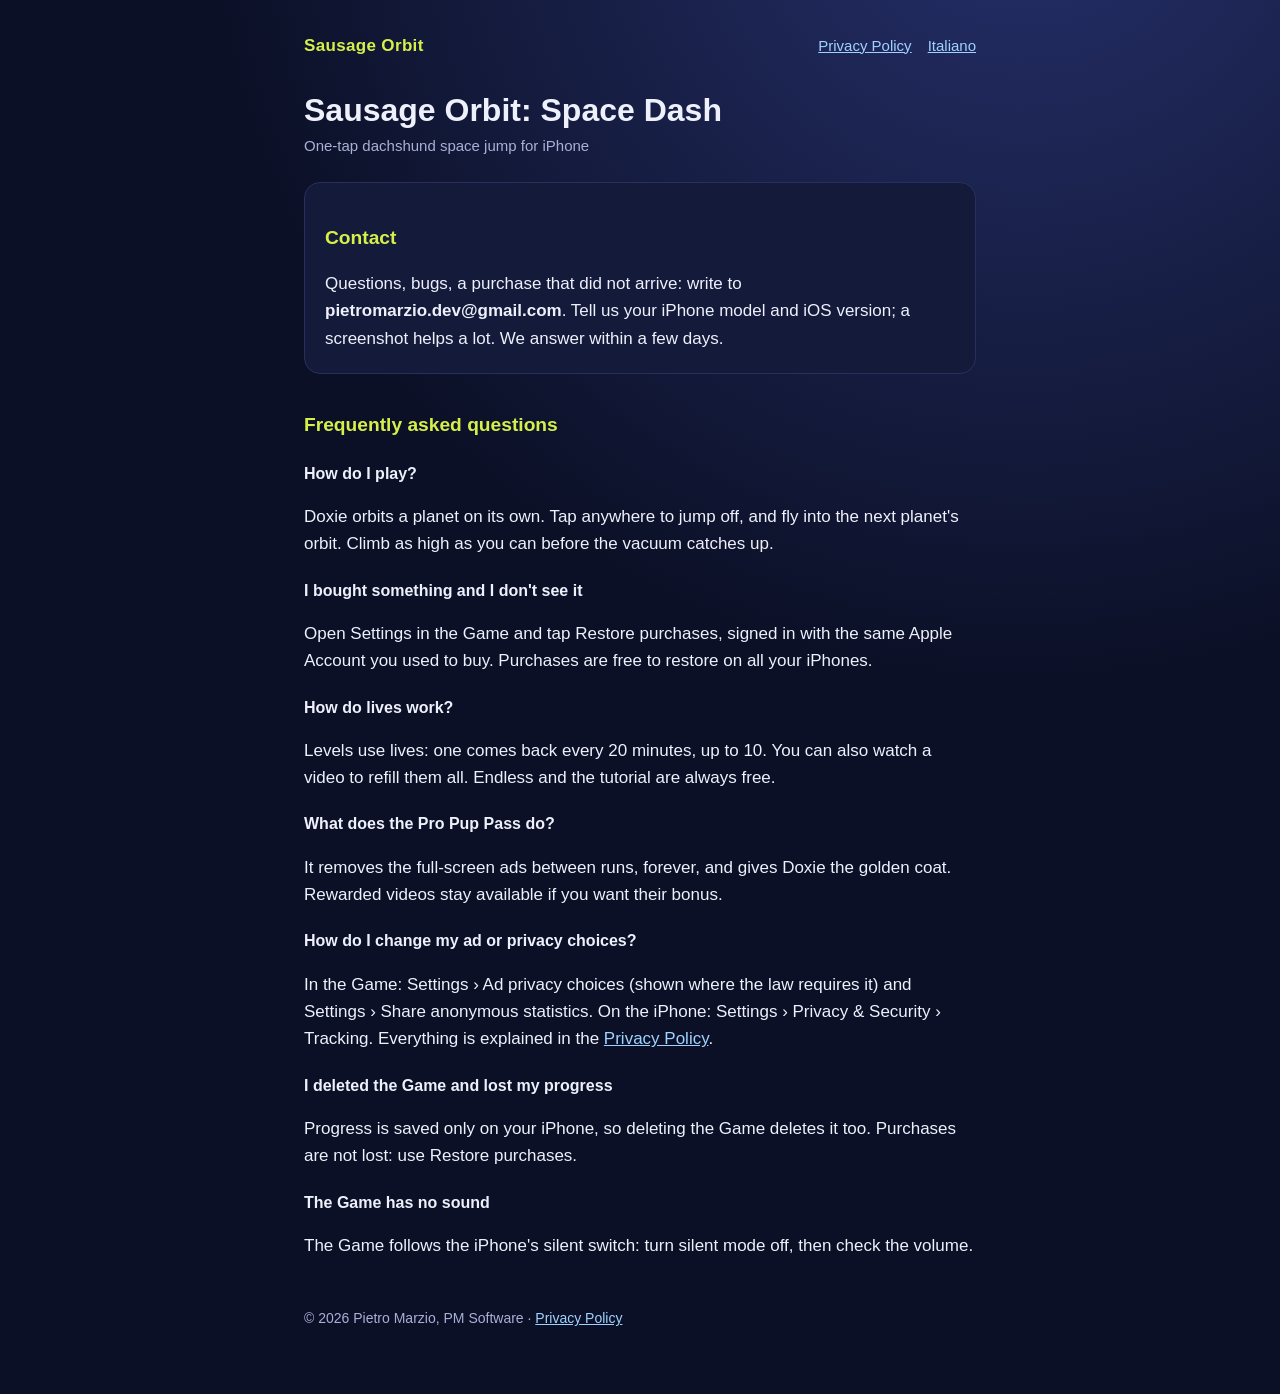
<file: index.html>
<!doctype html>
<html lang="en">
<head>
<meta charset="utf-8">
<meta name="viewport" content="width=device-width, initial-scale=1">
<title>Support · Sausage Orbit</title>
<link rel="stylesheet" href="style.css">
</head>
<body>
<main>
<header>
  <a class="brand" href="./">Sausage Orbit</a>
  <nav><a href="privacy/">Privacy Policy</a><a href="it/" hreflang="it">Italiano</a></nav>
</header>

<h1>Sausage Orbit: Space Dash</h1>
<p class="meta">One-tap dachshund space jump for iPhone</p>

<div class="card">
  <h2>Contact</h2>
  <p>Questions, bugs, a purchase that did not arrive: write to <span class="email">pietromarzio.dev@gmail.com</span>. Tell us your iPhone model and iOS version; a screenshot helps a lot. We answer within a few days.</p>
</div>

<h2>Frequently asked questions</h2>

<h3>How do I play?</h3>
<p>Doxie orbits a planet on its own. Tap anywhere to jump off, and fly into the next planet's orbit. Climb as high as you can before the vacuum catches up.</p>

<h3>I bought something and I don't see it</h3>
<p>Open Settings in the Game and tap Restore purchases, signed in with the same Apple Account you used to buy. Purchases are free to restore on all your iPhones.</p>

<h3>How do lives work?</h3>
<p>Levels use lives: one comes back every 20 minutes, up to 10. You can also watch a video to refill them all. Endless and the tutorial are always free.</p>

<h3>What does the Pro Pup Pass do?</h3>
<p>It removes the full-screen ads between runs, forever, and gives Doxie the golden coat. Rewarded videos stay available if you want their bonus.</p>

<h3>How do I change my ad or privacy choices?</h3>
<p>In the Game: Settings › Ad privacy choices (shown where the law requires it) and Settings › Share anonymous statistics. On the iPhone: Settings › Privacy &amp; Security › Tracking. Everything is explained in the <a href="privacy/">Privacy Policy</a>.</p>

<h3>I deleted the Game and lost my progress</h3>
<p>Progress is saved only on your iPhone, so deleting the Game deletes it too. Purchases are not lost: use Restore purchases.</p>

<h3>The Game has no sound</h3>
<p>The Game follows the iPhone's silent switch: turn silent mode off, then check the volume.</p>

<footer>© 2026 Pietro Marzio, PM Software · <a href="privacy/">Privacy Policy</a></footer>
</main>
</body>
</html>
</file>
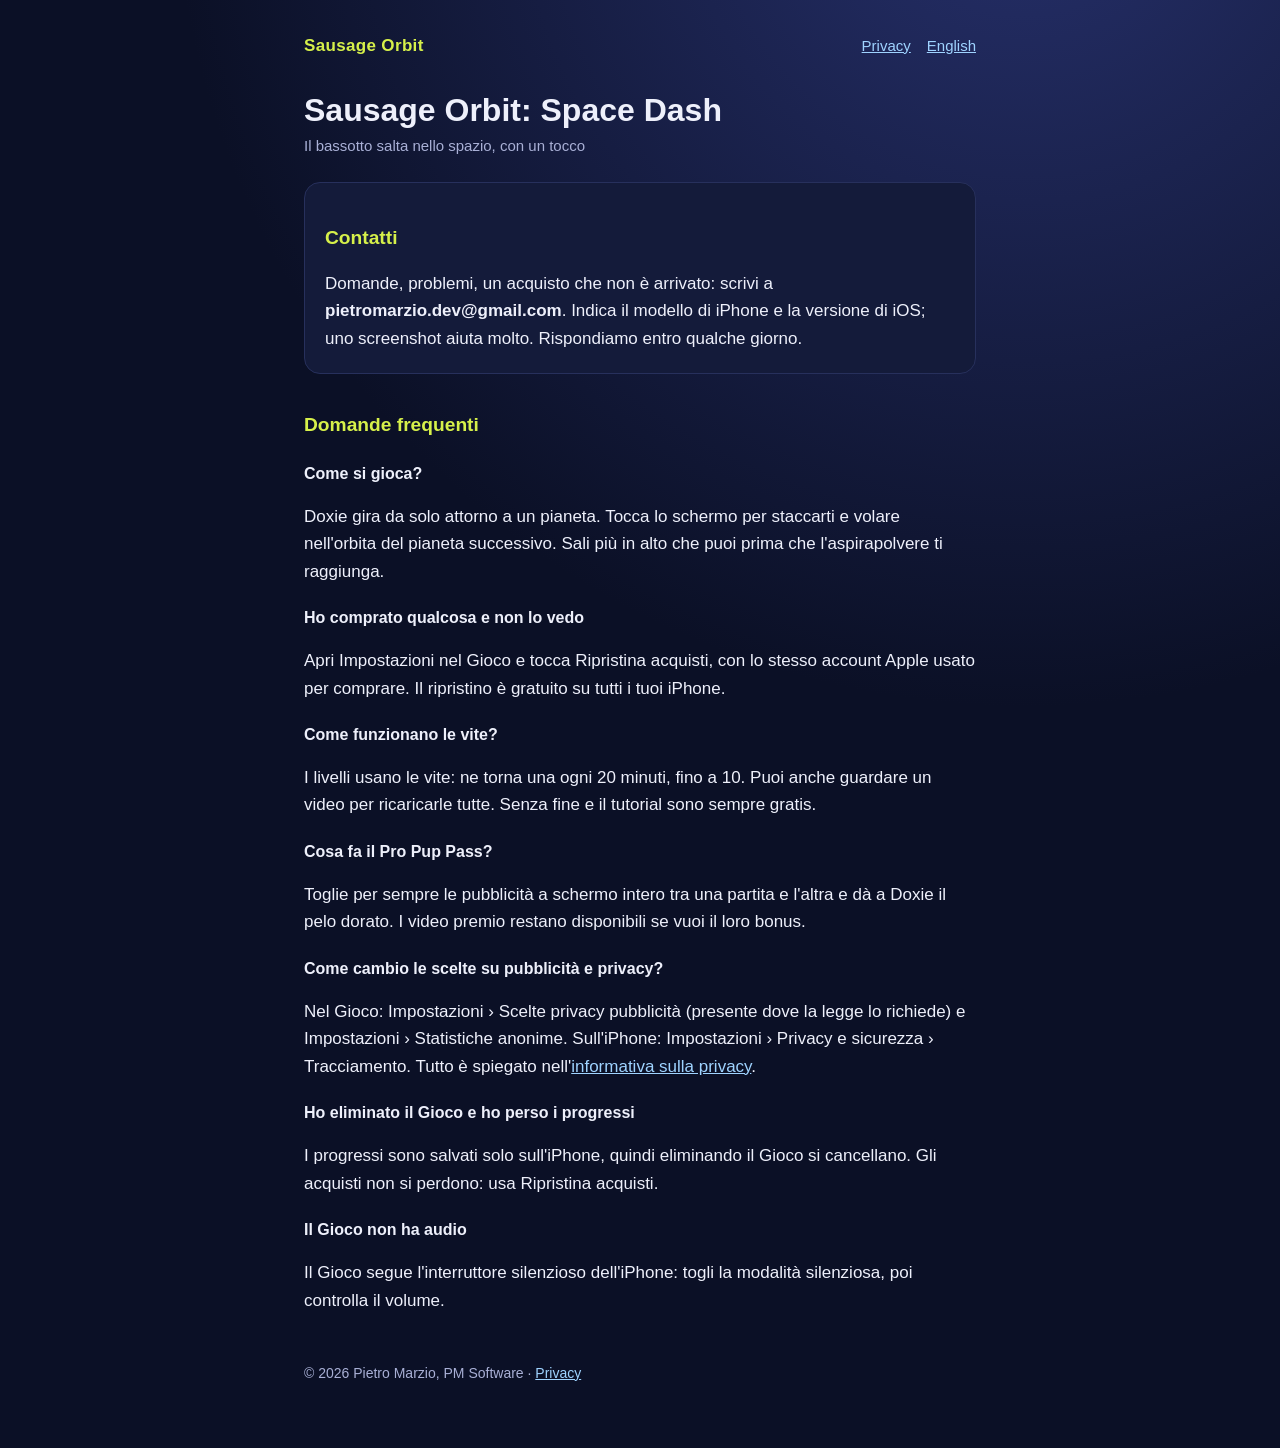
<file: it/index.html>
<!doctype html>
<html lang="it">
<head>
<meta charset="utf-8">
<meta name="viewport" content="width=device-width, initial-scale=1">
<title>Supporto · Sausage Orbit</title>
<link rel="stylesheet" href="../style.css">
</head>
<body>
<main>
<header>
  <a class="brand" href="./">Sausage Orbit</a>
  <nav><a href="privacy/">Privacy</a><a href="../" hreflang="en">English</a></nav>
</header>

<h1>Sausage Orbit: Space Dash</h1>
<p class="meta">Il bassotto salta nello spazio, con un tocco</p>

<div class="card">
  <h2>Contatti</h2>
  <p>Domande, problemi, un acquisto che non è arrivato: scrivi a <span class="email">pietromarzio.dev@gmail.com</span>. Indica il modello di iPhone e la versione di iOS; uno screenshot aiuta molto. Rispondiamo entro qualche giorno.</p>
</div>

<h2>Domande frequenti</h2>

<h3>Come si gioca?</h3>
<p>Doxie gira da solo attorno a un pianeta. Tocca lo schermo per staccarti e volare nell'orbita del pianeta successivo. Sali più in alto che puoi prima che l'aspirapolvere ti raggiunga.</p>

<h3>Ho comprato qualcosa e non lo vedo</h3>
<p>Apri Impostazioni nel Gioco e tocca Ripristina acquisti, con lo stesso account Apple usato per comprare. Il ripristino è gratuito su tutti i tuoi iPhone.</p>

<h3>Come funzionano le vite?</h3>
<p>I livelli usano le vite: ne torna una ogni 20 minuti, fino a 10. Puoi anche guardare un video per ricaricarle tutte. Senza fine e il tutorial sono sempre gratis.</p>

<h3>Cosa fa il Pro Pup Pass?</h3>
<p>Toglie per sempre le pubblicità a schermo intero tra una partita e l'altra e dà a Doxie il pelo dorato. I video premio restano disponibili se vuoi il loro bonus.</p>

<h3>Come cambio le scelte su pubblicità e privacy?</h3>
<p>Nel Gioco: Impostazioni › Scelte privacy pubblicità (presente dove la legge lo richiede) e Impostazioni › Statistiche anonime. Sull'iPhone: Impostazioni › Privacy e sicurezza › Tracciamento. Tutto è spiegato nell'<a href="privacy/">informativa sulla privacy</a>.</p>

<h3>Ho eliminato il Gioco e ho perso i progressi</h3>
<p>I progressi sono salvati solo sull'iPhone, quindi eliminando il Gioco si cancellano. Gli acquisti non si perdono: usa Ripristina acquisti.</p>

<h3>Il Gioco non ha audio</h3>
<p>Il Gioco segue l'interruttore silenzioso dell'iPhone: togli la modalità silenziosa, poi controlla il volume.</p>

<footer>© 2026 Pietro Marzio, PM Software · <a href="privacy/">Privacy</a></footer>
</main>
</body>
</html>
</file>
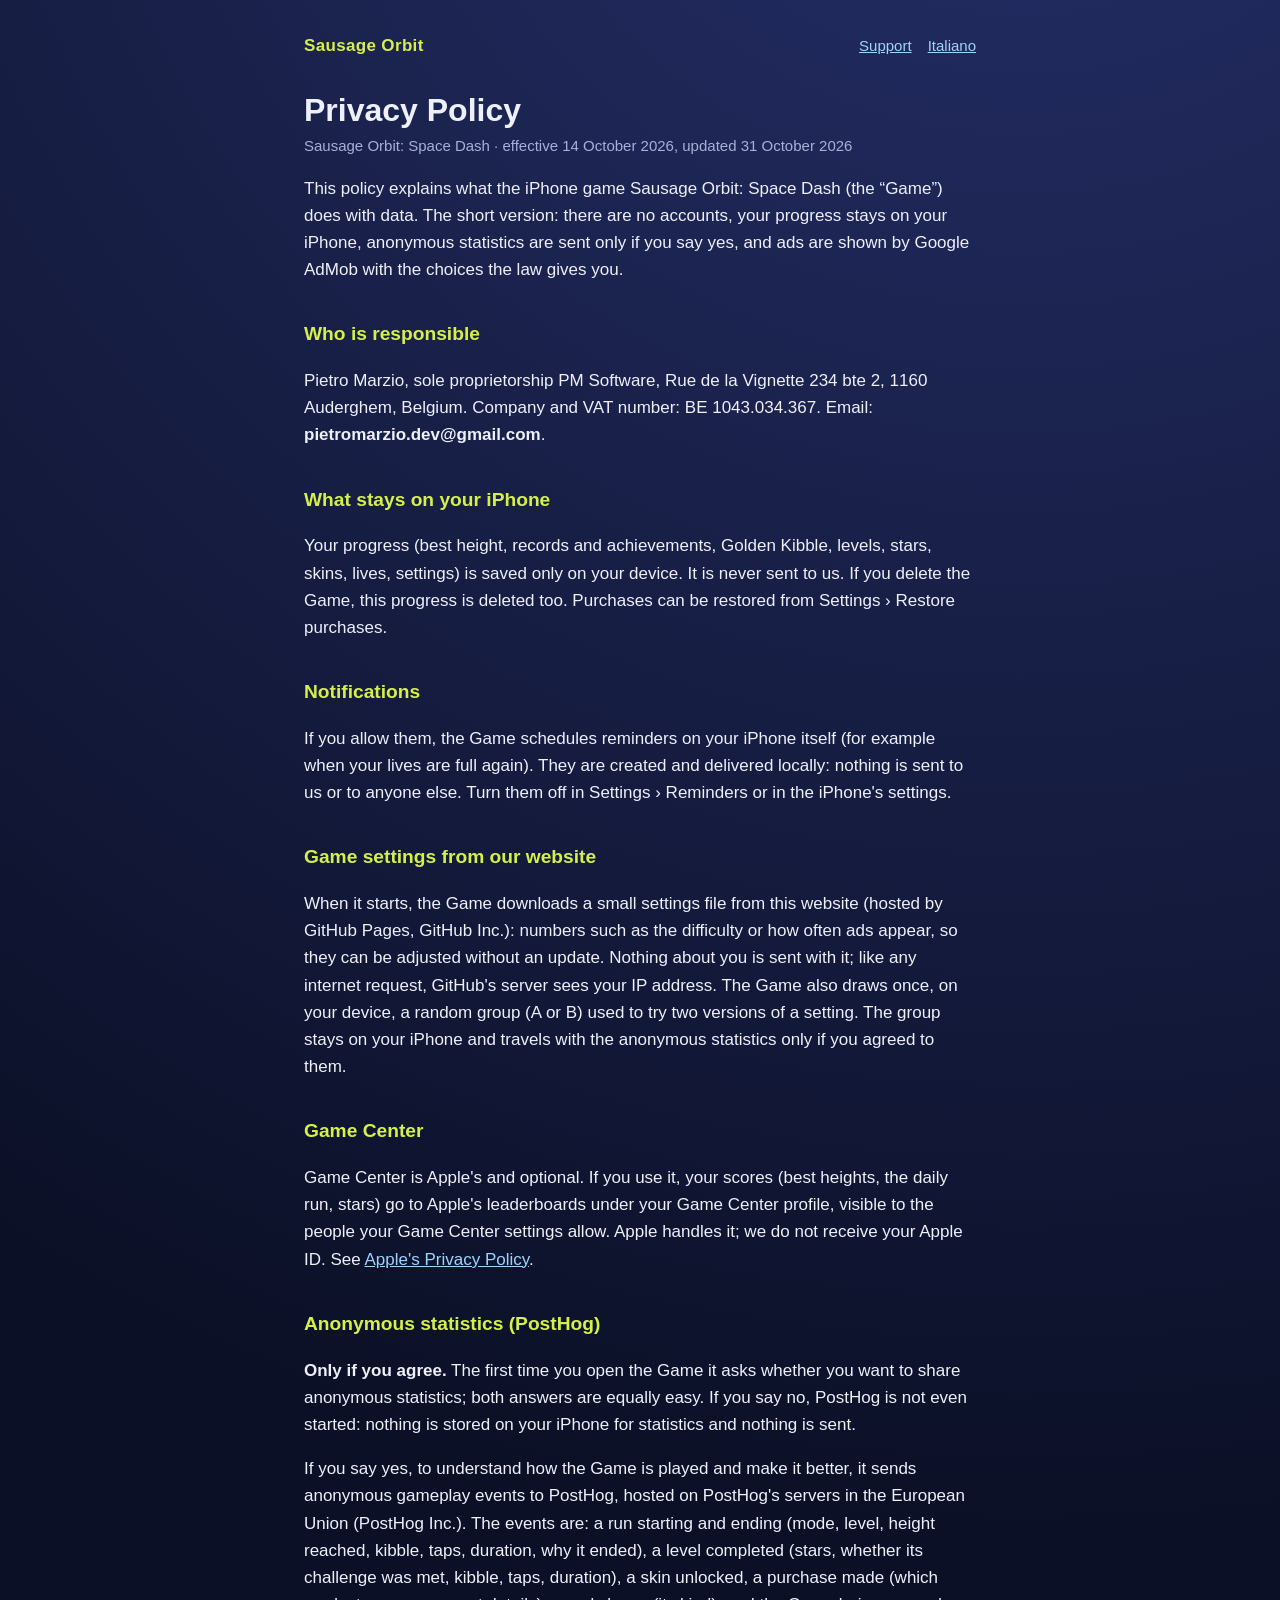
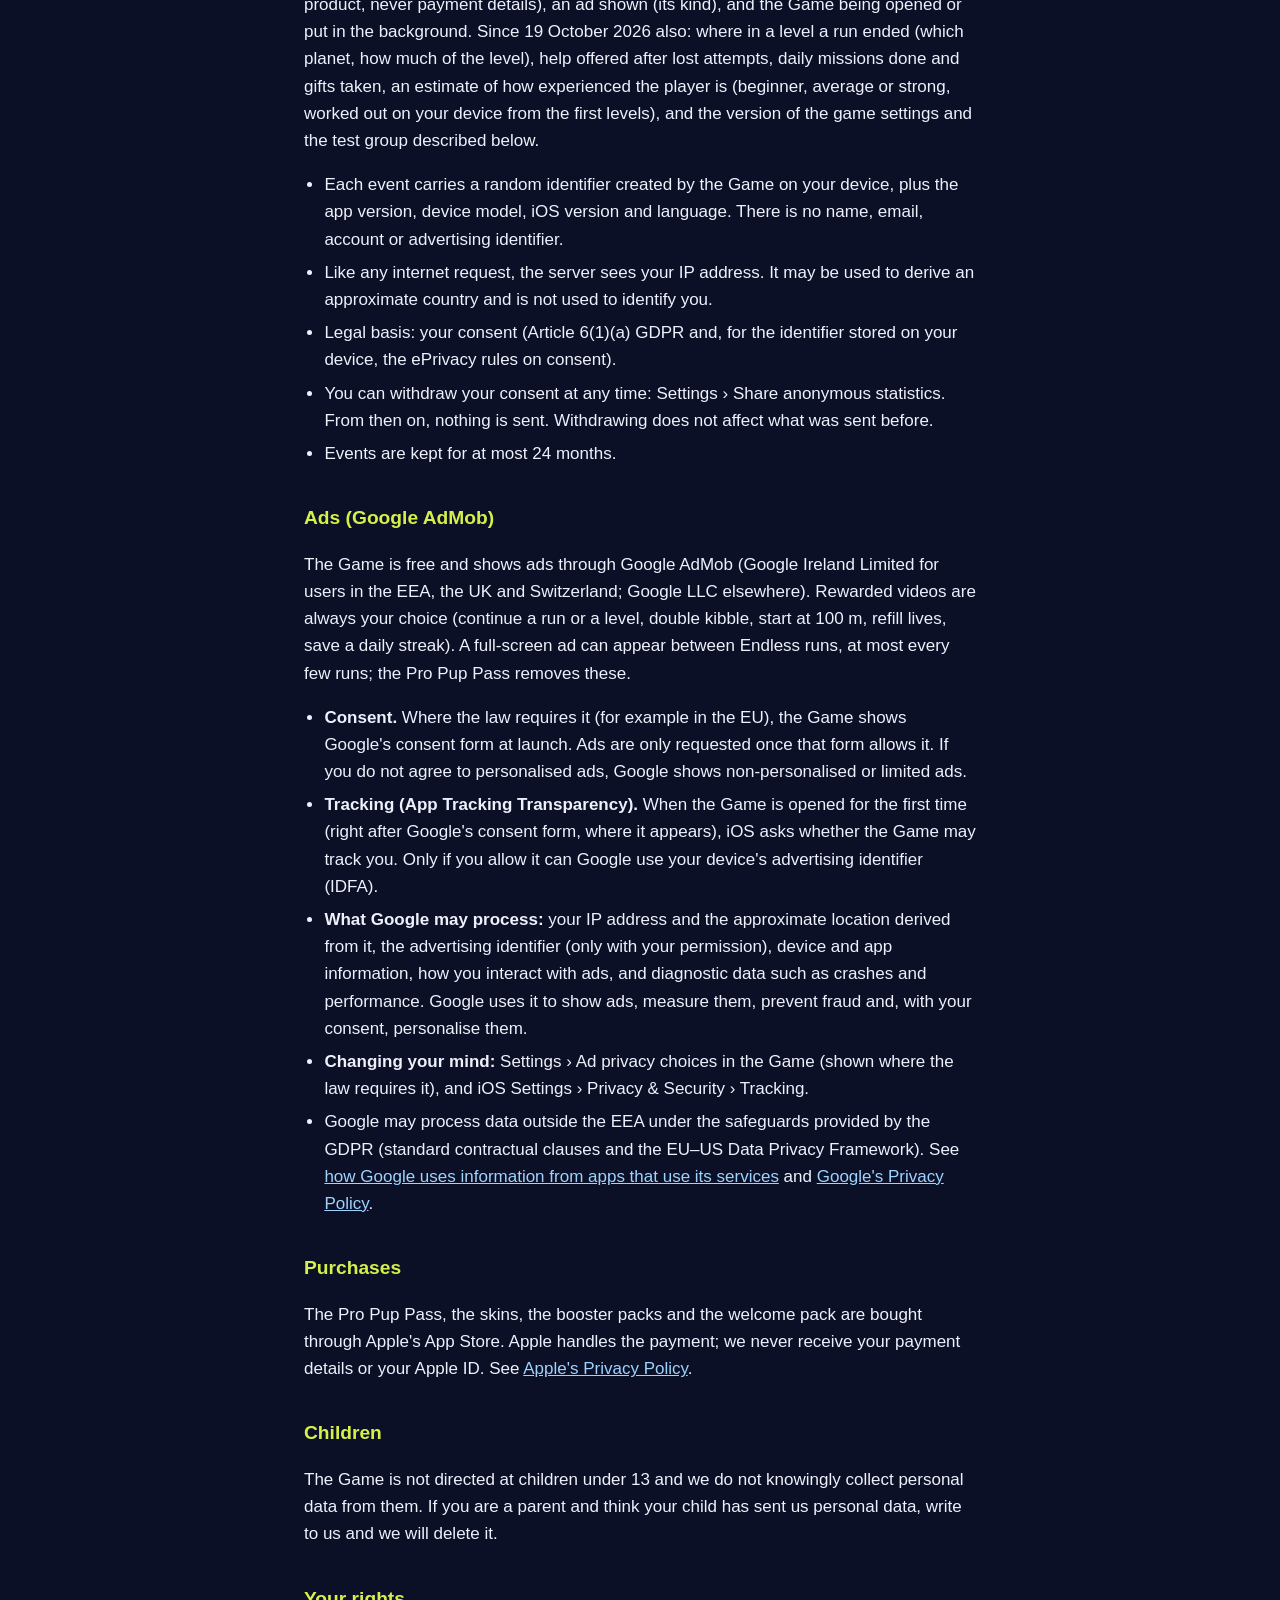
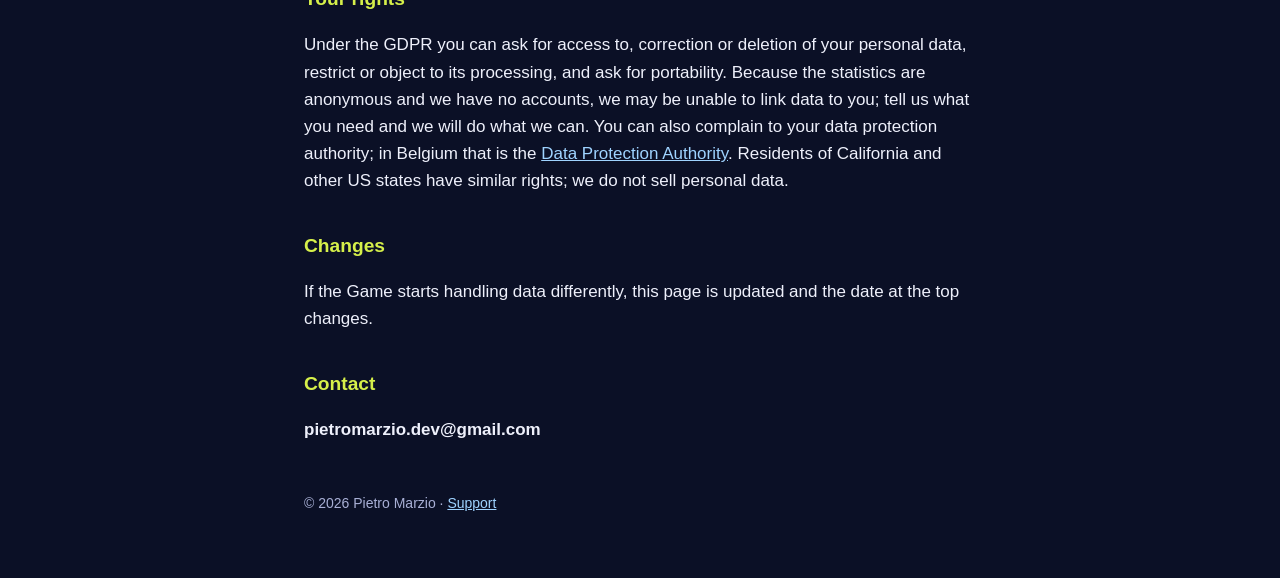
<file: privacy/index.html>
<!doctype html>
<html lang="en">
<head>
<meta charset="utf-8">
<meta name="viewport" content="width=device-width, initial-scale=1">
<title>Privacy Policy · Sausage Orbit</title>
<link rel="stylesheet" href="../style.css">
</head>
<body>
<main>
<header>
  <a class="brand" href="../">Sausage Orbit</a>
  <nav><a href="../">Support</a><a href="../it/privacy/" hreflang="it">Italiano</a></nav>
</header>

<h1>Privacy Policy</h1>
<p class="meta">Sausage Orbit: Space Dash · effective 14 October 2026, updated 31 October 2026</p>

<p>This policy explains what the iPhone game Sausage Orbit: Space Dash (the “Game”) does with data. The short version: there are no accounts, your progress stays on your iPhone, anonymous statistics are sent only if you say yes, and ads are shown by Google AdMob with the choices the law gives you.</p>

<h2>Who is responsible</h2>
<p>Pietro Marzio, sole proprietorship PM Software, Rue de la Vignette 234 bte 2, 1160 Auderghem, Belgium. Company and VAT number: BE 1043.034.367. Email: <span class="email">pietromarzio.dev@gmail.com</span>.</p>

<h2>What stays on your iPhone</h2>
<p>Your progress (best height, records and achievements, Golden Kibble, levels, stars, skins, lives, settings) is saved only on your device. It is never sent to us. If you delete the Game, this progress is deleted too. Purchases can be restored from Settings › Restore purchases.</p>

<h2>Notifications</h2>
<p>If you allow them, the Game schedules reminders on your iPhone itself (for example when your lives are full again). They are created and delivered locally: nothing is sent to us or to anyone else. Turn them off in Settings › Reminders or in the iPhone's settings.</p>

<h2>Game settings from our website</h2>
<p>When it starts, the Game downloads a small settings file from this website (hosted by GitHub Pages, GitHub Inc.): numbers such as the difficulty or how often ads appear, so they can be adjusted without an update. Nothing about you is sent with it; like any internet request, GitHub's server sees your IP address. The Game also draws once, on your device, a random group (A or B) used to try two versions of a setting. The group stays on your iPhone and travels with the anonymous statistics only if you agreed to them.</p>

<h2>Game Center</h2>
<p>Game Center is Apple's and optional. If you use it, your scores (best heights, the daily run, stars) go to Apple's leaderboards under your Game Center profile, visible to the people your Game Center settings allow. Apple handles it; we do not receive your Apple ID. See <a href="https://www.apple.com/legal/privacy/">Apple's Privacy Policy</a>.</p>

<h2>Anonymous statistics (PostHog)</h2>
<p><strong>Only if you agree.</strong> The first time you open the Game it asks whether you want to share anonymous statistics; both answers are equally easy. If you say no, PostHog is not even started: nothing is stored on your iPhone for statistics and nothing is sent.</p>
<p>If you say yes, to understand how the Game is played and make it better, it sends anonymous gameplay events to PostHog, hosted on PostHog's servers in the European Union (PostHog Inc.). The events are: a run starting and ending (mode, level, height reached, kibble, taps, duration, why it ended), a level completed (stars, whether its challenge was met, kibble, taps, duration), a skin unlocked, a purchase made (which product, never payment details), an ad shown (its kind), and the Game being opened or put in the background. Since 19 October 2026 also: where in a level a run ended (which planet, how much of the level), help offered after lost attempts, daily missions done and gifts taken, an estimate of how experienced the player is (beginner, average or strong, worked out on your device from the first levels), and the version of the game settings and the test group described below.</p>
<ul>
  <li>Each event carries a random identifier created by the Game on your device, plus the app version, device model, iOS version and language. There is no name, email, account or advertising identifier.</li>
  <li>Like any internet request, the server sees your IP address. It may be used to derive an approximate country and is not used to identify you.</li>
  <li>Legal basis: your consent (Article 6(1)(a) GDPR and, for the identifier stored on your device, the ePrivacy rules on consent).</li>
  <li>You can withdraw your consent at any time: Settings › Share anonymous statistics. From then on, nothing is sent. Withdrawing does not affect what was sent before.</li>
  <li>Events are kept for at most 24 months.</li>
</ul>

<h2>Ads (Google AdMob)</h2>
<p>The Game is free and shows ads through Google AdMob (Google Ireland Limited for users in the EEA, the UK and Switzerland; Google LLC elsewhere). Rewarded videos are always your choice (continue a run or a level, double kibble, start at 100 m, refill lives, save a daily streak). A full-screen ad can appear between Endless runs, at most every few runs; the Pro Pup Pass removes these.</p>
<ul>
  <li><strong>Consent.</strong> Where the law requires it (for example in the EU), the Game shows Google's consent form at launch. Ads are only requested once that form allows it. If you do not agree to personalised ads, Google shows non-personalised or limited ads.</li>
  <li><strong>Tracking (App Tracking Transparency).</strong> When the Game is opened for the first time (right after Google's consent form, where it appears), iOS asks whether the Game may track you. Only if you allow it can Google use your device's advertising identifier (IDFA).</li>
  <li><strong>What Google may process:</strong> your IP address and the approximate location derived from it, the advertising identifier (only with your permission), device and app information, how you interact with ads, and diagnostic data such as crashes and performance. Google uses it to show ads, measure them, prevent fraud and, with your consent, personalise them.</li>
  <li><strong>Changing your mind:</strong> Settings › Ad privacy choices in the Game (shown where the law requires it), and iOS Settings › Privacy &amp; Security › Tracking.</li>
  <li>Google may process data outside the EEA under the safeguards provided by the GDPR (standard contractual clauses and the EU–US Data Privacy Framework). See <a href="https://policies.google.com/technologies/partner-sites">how Google uses information from apps that use its services</a> and <a href="https://policies.google.com/privacy">Google's Privacy Policy</a>.</li>
</ul>

<h2>Purchases</h2>
<p>The Pro Pup Pass, the skins, the booster packs and the welcome pack are bought through Apple's App Store. Apple handles the payment; we never receive your payment details or your Apple ID. See <a href="https://www.apple.com/legal/privacy/">Apple's Privacy Policy</a>.</p>

<h2>Children</h2>
<p>The Game is not directed at children under 13 and we do not knowingly collect personal data from them. If you are a parent and think your child has sent us personal data, write to us and we will delete it.</p>

<h2>Your rights</h2>
<p>Under the GDPR you can ask for access to, correction or deletion of your personal data, restrict or object to its processing, and ask for portability. Because the statistics are anonymous and we have no accounts, we may be unable to link data to you; tell us what you need and we will do what we can. You can also complain to your data protection authority; in Belgium that is the <a href="https://www.dataprotectionauthority.be">Data Protection Authority</a>. Residents of California and other US states have similar rights; we do not sell personal data.</p>

<h2>Changes</h2>
<p>If the Game starts handling data differently, this page is updated and the date at the top changes.</p>

<h2>Contact</h2>
<p><span class="email">pietromarzio.dev@gmail.com</span></p>

<footer>© 2026 Pietro Marzio · <a href="../">Support</a></footer>
</main>
</body>
</html>
</file>
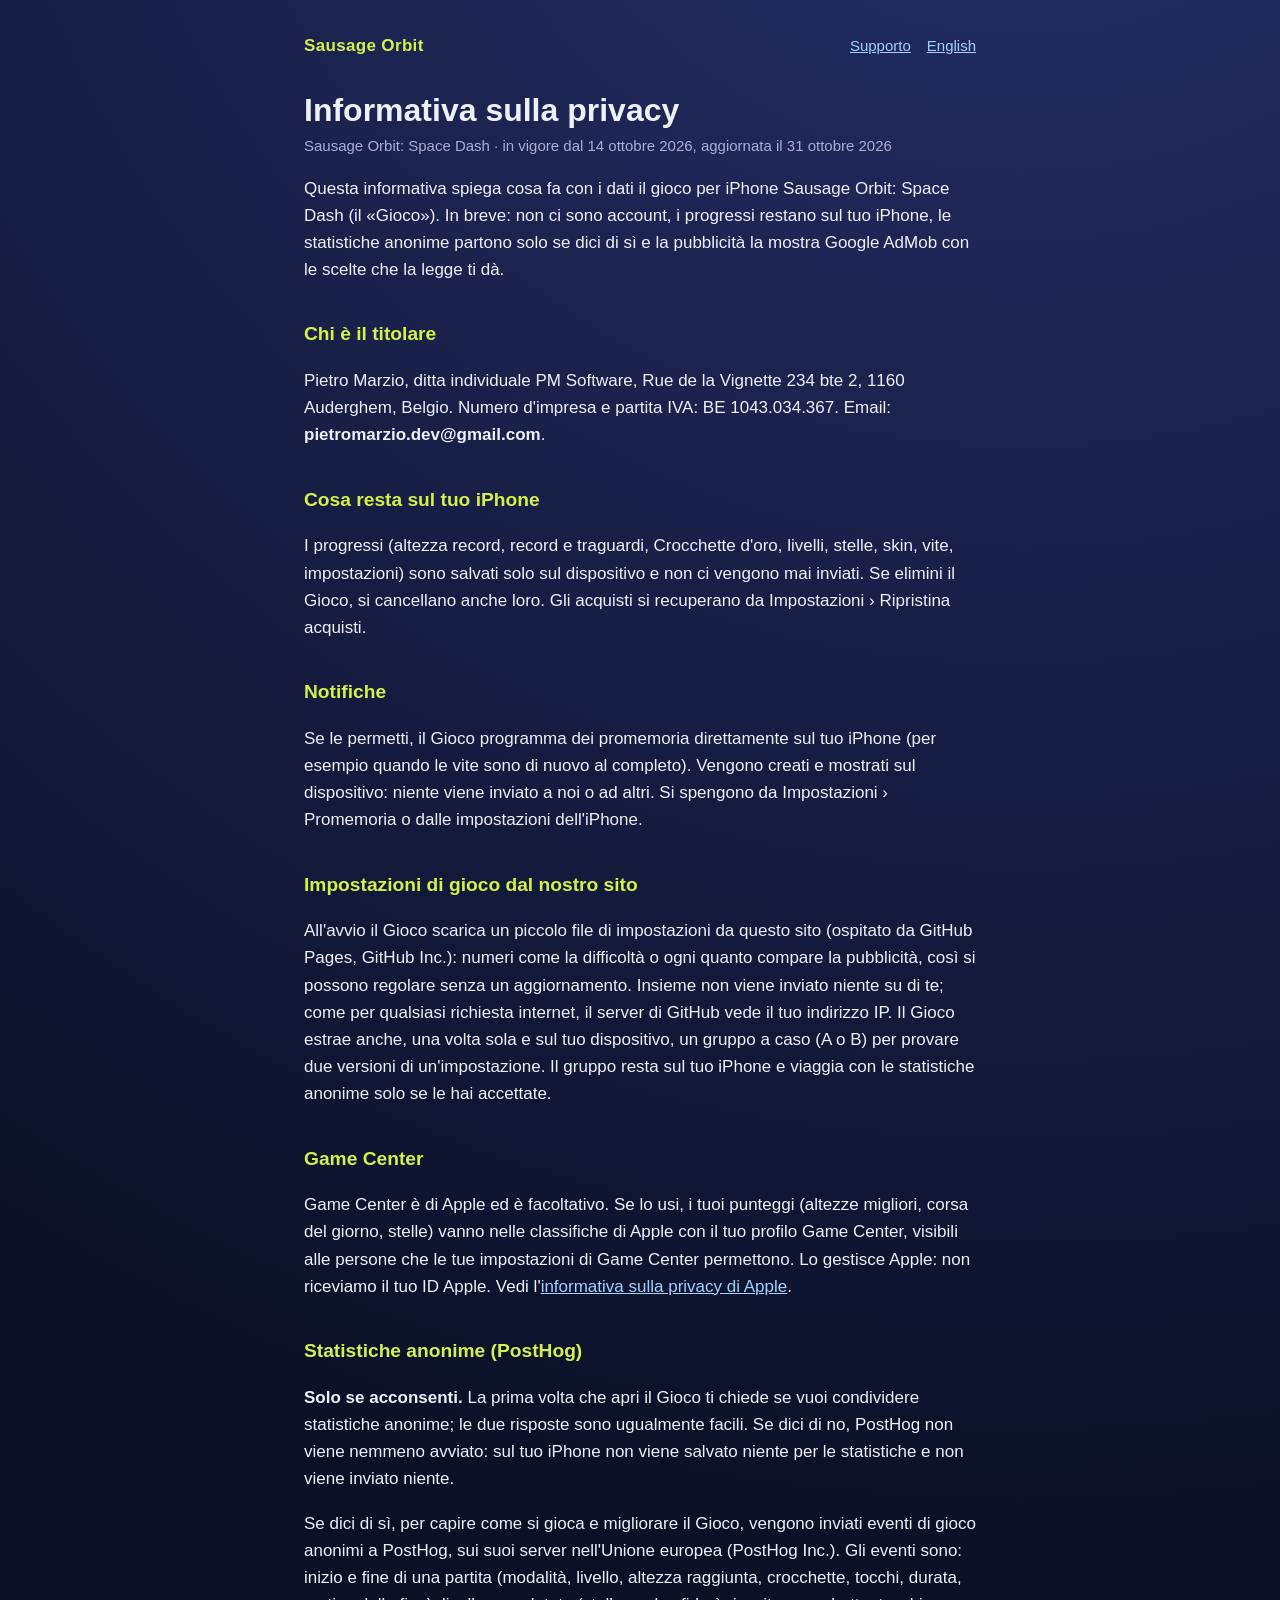
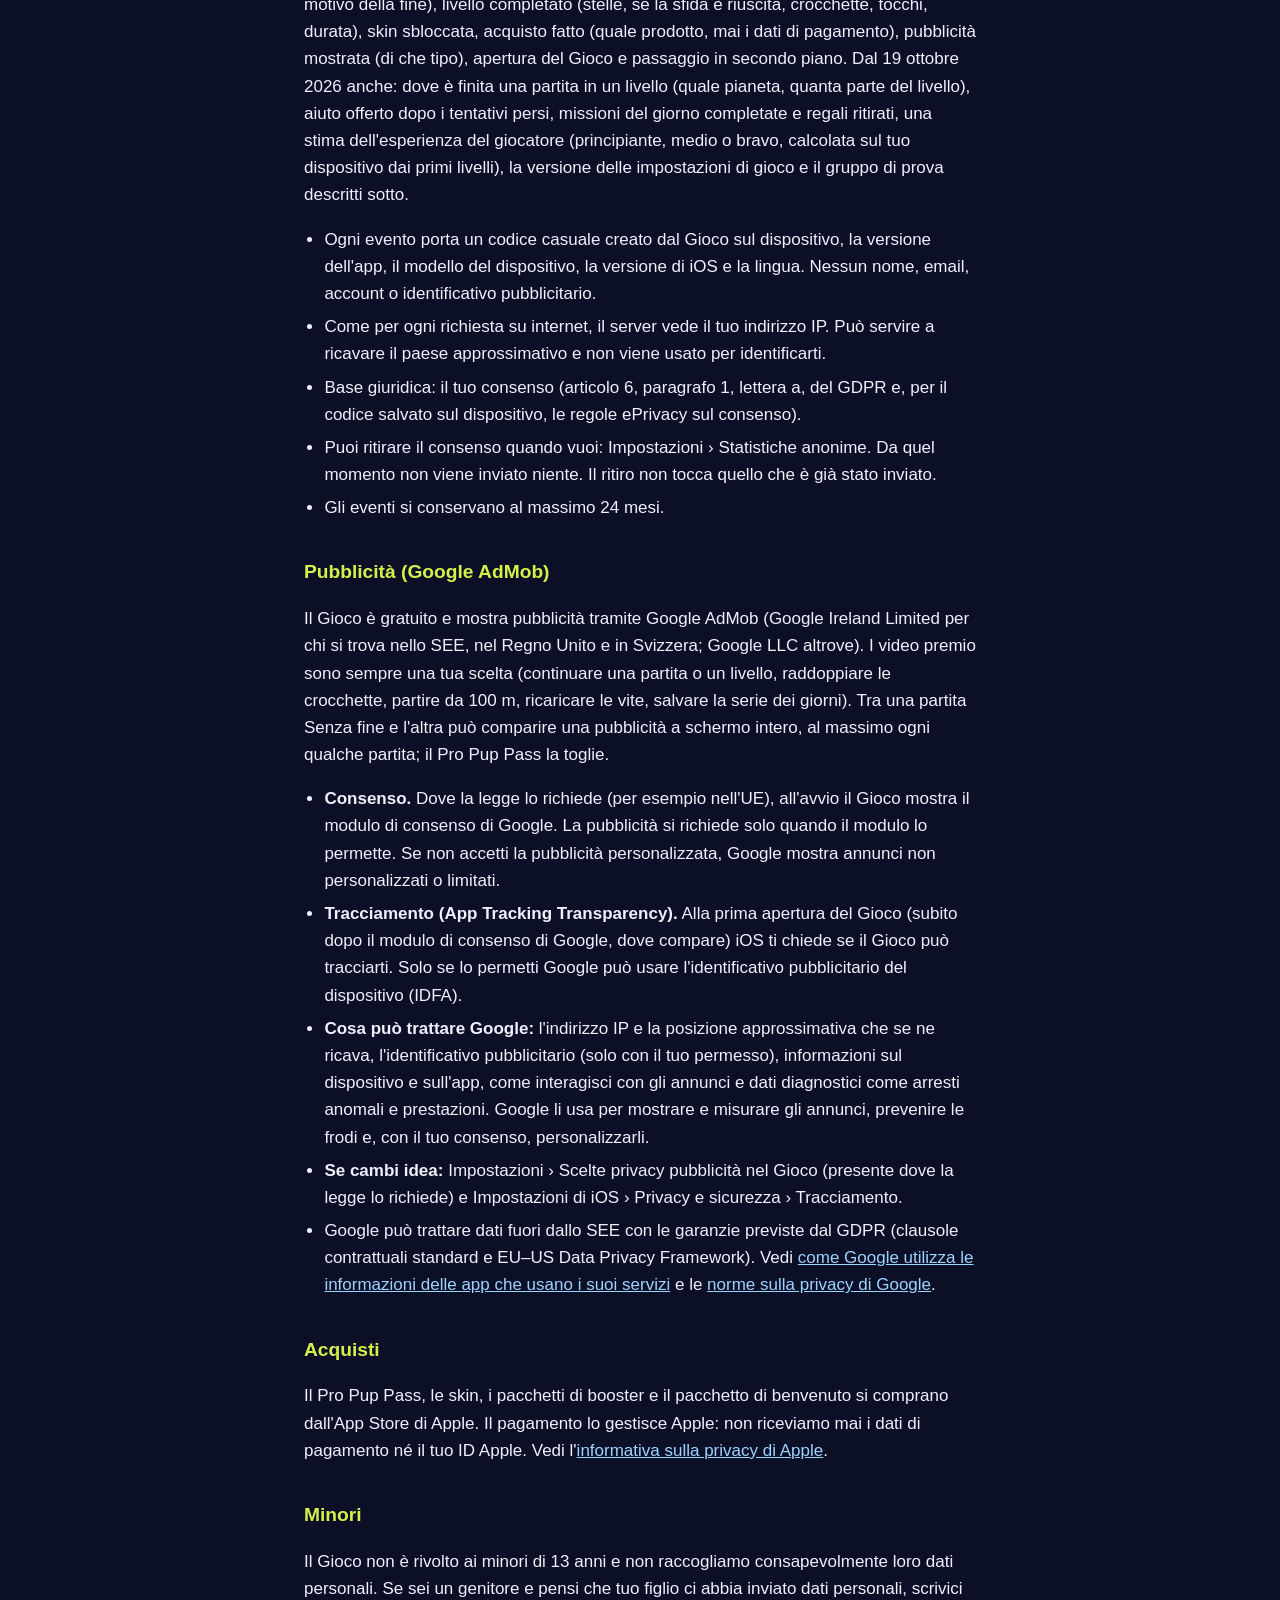
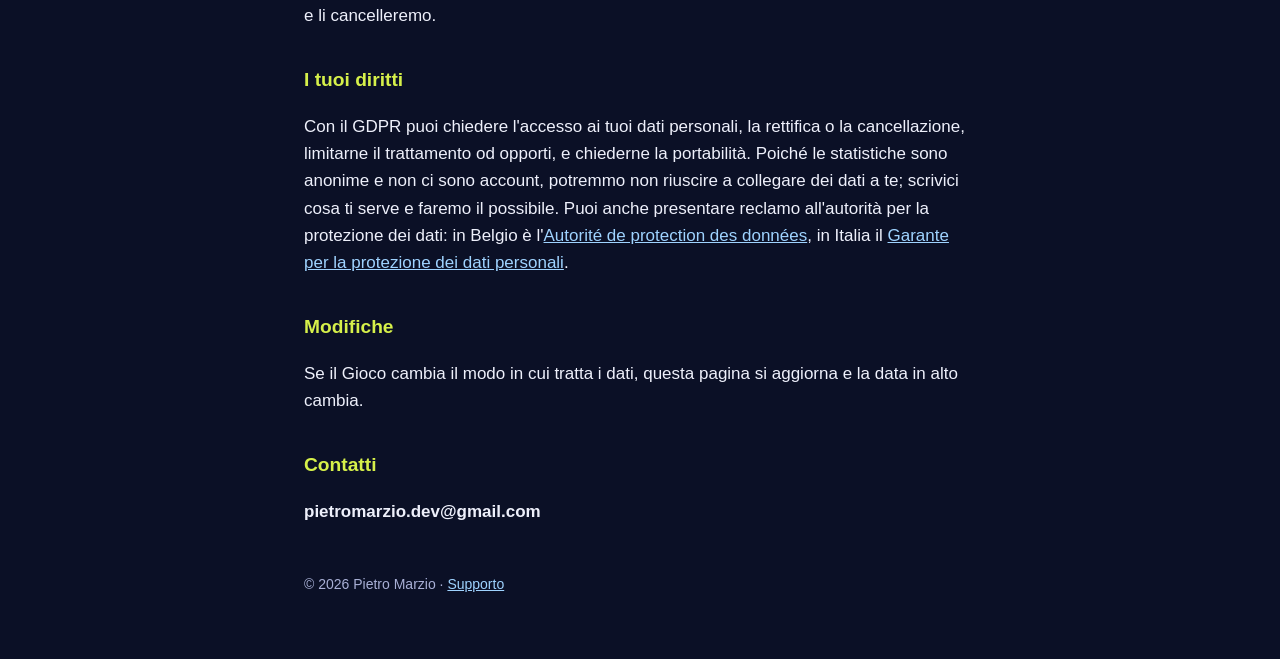
<file: it/privacy/index.html>
<!doctype html>
<html lang="it">
<head>
<meta charset="utf-8">
<meta name="viewport" content="width=device-width, initial-scale=1">
<title>Informativa sulla privacy · Sausage Orbit</title>
<link rel="stylesheet" href="../../style.css">
</head>
<body>
<main>
<header>
  <a class="brand" href="../">Sausage Orbit</a>
  <nav><a href="../">Supporto</a><a href="../../privacy/" hreflang="en">English</a></nav>
</header>

<h1>Informativa sulla privacy</h1>
<p class="meta">Sausage Orbit: Space Dash · in vigore dal 14 ottobre 2026, aggiornata il 31 ottobre 2026</p>

<p>Questa informativa spiega cosa fa con i dati il gioco per iPhone Sausage Orbit: Space Dash (il «Gioco»). In breve: non ci sono account, i progressi restano sul tuo iPhone, le statistiche anonime partono solo se dici di sì e la pubblicità la mostra Google AdMob con le scelte che la legge ti dà.</p>

<h2>Chi è il titolare</h2>
<p>Pietro Marzio, ditta individuale PM Software, Rue de la Vignette 234 bte 2, 1160 Auderghem, Belgio. Numero d'impresa e partita IVA: BE 1043.034.367. Email: <span class="email">pietromarzio.dev@gmail.com</span>.</p>

<h2>Cosa resta sul tuo iPhone</h2>
<p>I progressi (altezza record, record e traguardi, Crocchette d'oro, livelli, stelle, skin, vite, impostazioni) sono salvati solo sul dispositivo e non ci vengono mai inviati. Se elimini il Gioco, si cancellano anche loro. Gli acquisti si recuperano da Impostazioni › Ripristina acquisti.</p>

<h2>Notifiche</h2>
<p>Se le permetti, il Gioco programma dei promemoria direttamente sul tuo iPhone (per esempio quando le vite sono di nuovo al completo). Vengono creati e mostrati sul dispositivo: niente viene inviato a noi o ad altri. Si spengono da Impostazioni › Promemoria o dalle impostazioni dell'iPhone.</p>

<h2>Impostazioni di gioco dal nostro sito</h2>
<p>All'avvio il Gioco scarica un piccolo file di impostazioni da questo sito (ospitato da GitHub Pages, GitHub Inc.): numeri come la difficoltà o ogni quanto compare la pubblicità, così si possono regolare senza un aggiornamento. Insieme non viene inviato niente su di te; come per qualsiasi richiesta internet, il server di GitHub vede il tuo indirizzo IP. Il Gioco estrae anche, una volta sola e sul tuo dispositivo, un gruppo a caso (A o B) per provare due versioni di un'impostazione. Il gruppo resta sul tuo iPhone e viaggia con le statistiche anonime solo se le hai accettate.</p>

<h2>Game Center</h2>
<p>Game Center è di Apple ed è facoltativo. Se lo usi, i tuoi punteggi (altezze migliori, corsa del giorno, stelle) vanno nelle classifiche di Apple con il tuo profilo Game Center, visibili alle persone che le tue impostazioni di Game Center permettono. Lo gestisce Apple: non riceviamo il tuo ID Apple. Vedi l'<a href="https://www.apple.com/it/legal/privacy/">informativa sulla privacy di Apple</a>.</p>

<h2>Statistiche anonime (PostHog)</h2>
<p><strong>Solo se acconsenti.</strong> La prima volta che apri il Gioco ti chiede se vuoi condividere statistiche anonime; le due risposte sono ugualmente facili. Se dici di no, PostHog non viene nemmeno avviato: sul tuo iPhone non viene salvato niente per le statistiche e non viene inviato niente.</p>
<p>Se dici di sì, per capire come si gioca e migliorare il Gioco, vengono inviati eventi di gioco anonimi a PostHog, sui suoi server nell'Unione europea (PostHog Inc.). Gli eventi sono: inizio e fine di una partita (modalità, livello, altezza raggiunta, crocchette, tocchi, durata, motivo della fine), livello completato (stelle, se la sfida è riuscita, crocchette, tocchi, durata), skin sbloccata, acquisto fatto (quale prodotto, mai i dati di pagamento), pubblicità mostrata (di che tipo), apertura del Gioco e passaggio in secondo piano. Dal 19 ottobre 2026 anche: dove è finita una partita in un livello (quale pianeta, quanta parte del livello), aiuto offerto dopo i tentativi persi, missioni del giorno completate e regali ritirati, una stima dell'esperienza del giocatore (principiante, medio o bravo, calcolata sul tuo dispositivo dai primi livelli), la versione delle impostazioni di gioco e il gruppo di prova descritti sotto.</p>
<ul>
  <li>Ogni evento porta un codice casuale creato dal Gioco sul dispositivo, la versione dell'app, il modello del dispositivo, la versione di iOS e la lingua. Nessun nome, email, account o identificativo pubblicitario.</li>
  <li>Come per ogni richiesta su internet, il server vede il tuo indirizzo IP. Può servire a ricavare il paese approssimativo e non viene usato per identificarti.</li>
  <li>Base giuridica: il tuo consenso (articolo 6, paragrafo 1, lettera a, del GDPR e, per il codice salvato sul dispositivo, le regole ePrivacy sul consenso).</li>
  <li>Puoi ritirare il consenso quando vuoi: Impostazioni › Statistiche anonime. Da quel momento non viene inviato niente. Il ritiro non tocca quello che è già stato inviato.</li>
  <li>Gli eventi si conservano al massimo 24 mesi.</li>
</ul>

<h2>Pubblicità (Google AdMob)</h2>
<p>Il Gioco è gratuito e mostra pubblicità tramite Google AdMob (Google Ireland Limited per chi si trova nello SEE, nel Regno Unito e in Svizzera; Google LLC altrove). I video premio sono sempre una tua scelta (continuare una partita o un livello, raddoppiare le crocchette, partire da 100 m, ricaricare le vite, salvare la serie dei giorni). Tra una partita Senza fine e l'altra può comparire una pubblicità a schermo intero, al massimo ogni qualche partita; il Pro Pup Pass la toglie.</p>
<ul>
  <li><strong>Consenso.</strong> Dove la legge lo richiede (per esempio nell'UE), all'avvio il Gioco mostra il modulo di consenso di Google. La pubblicità si richiede solo quando il modulo lo permette. Se non accetti la pubblicità personalizzata, Google mostra annunci non personalizzati o limitati.</li>
  <li><strong>Tracciamento (App Tracking Transparency).</strong> Alla prima apertura del Gioco (subito dopo il modulo di consenso di Google, dove compare) iOS ti chiede se il Gioco può tracciarti. Solo se lo permetti Google può usare l'identificativo pubblicitario del dispositivo (IDFA).</li>
  <li><strong>Cosa può trattare Google:</strong> l'indirizzo IP e la posizione approssimativa che se ne ricava, l'identificativo pubblicitario (solo con il tuo permesso), informazioni sul dispositivo e sull'app, come interagisci con gli annunci e dati diagnostici come arresti anomali e prestazioni. Google li usa per mostrare e misurare gli annunci, prevenire le frodi e, con il tuo consenso, personalizzarli.</li>
  <li><strong>Se cambi idea:</strong> Impostazioni › Scelte privacy pubblicità nel Gioco (presente dove la legge lo richiede) e Impostazioni di iOS › Privacy e sicurezza › Tracciamento.</li>
  <li>Google può trattare dati fuori dallo SEE con le garanzie previste dal GDPR (clausole contrattuali standard e EU–US Data Privacy Framework). Vedi <a href="https://policies.google.com/technologies/partner-sites?hl=it">come Google utilizza le informazioni delle app che usano i suoi servizi</a> e le <a href="https://policies.google.com/privacy?hl=it">norme sulla privacy di Google</a>.</li>
</ul>

<h2>Acquisti</h2>
<p>Il Pro Pup Pass, le skin, i pacchetti di booster e il pacchetto di benvenuto si comprano dall'App Store di Apple. Il pagamento lo gestisce Apple: non riceviamo mai i dati di pagamento né il tuo ID Apple. Vedi l'<a href="https://www.apple.com/it/legal/privacy/">informativa sulla privacy di Apple</a>.</p>

<h2>Minori</h2>
<p>Il Gioco non è rivolto ai minori di 13 anni e non raccogliamo consapevolmente loro dati personali. Se sei un genitore e pensi che tuo figlio ci abbia inviato dati personali, scrivici e li cancelleremo.</p>

<h2>I tuoi diritti</h2>
<p>Con il GDPR puoi chiedere l'accesso ai tuoi dati personali, la rettifica o la cancellazione, limitarne il trattamento od opporti, e chiederne la portabilità. Poiché le statistiche sono anonime e non ci sono account, potremmo non riuscire a collegare dei dati a te; scrivici cosa ti serve e faremo il possibile. Puoi anche presentare reclamo all'autorità per la protezione dei dati: in Belgio è l'<a href="https://www.autoriteprotectiondonnees.be">Autorité de protection des données</a>, in Italia il <a href="https://www.garanteprivacy.it">Garante per la protezione dei dati personali</a>.</p>

<h2>Modifiche</h2>
<p>Se il Gioco cambia il modo in cui tratta i dati, questa pagina si aggiorna e la data in alto cambia.</p>

<h2>Contatti</h2>
<p><span class="email">pietromarzio.dev@gmail.com</span></p>

<footer>© 2026 Pietro Marzio · <a href="../">Supporto</a></footer>
</main>
</body>
</html>
</file>
<file: style.css>
/* Sausage Orbit legal and support site. One dark space look, like the game. */
:root {
  --bg: #0b1026;
  --panel: #141b3a;
  --line: #27305c;
  --fg: #eef0fb;
  --muted: #a9b0d6;
  --accent: #d6f04a;
  --link: #9fd3ff;
  color-scheme: dark;
}
* { box-sizing: border-box; }
html { -webkit-text-size-adjust: 100%; }
body {
  margin: 0;
  background: var(--bg) radial-gradient(circle at 80% -10%, #26306b 0, transparent 45%) no-repeat;
  color: var(--fg);
  font: 17px/1.6 ui-rounded, -apple-system, "SF Pro Rounded", "Segoe UI", Roboto, Helvetica, Arial, sans-serif;
  padding-inline: 16px;
}
main { max-width: 42rem; margin: 0 auto; padding-block: 32px 64px; }
header { display: flex; flex-wrap: wrap; align-items: center; justify-content: space-between; gap: 12px; }
.brand { color: var(--accent); font-weight: 800; letter-spacing: 0.02em; text-decoration: none; }
nav { display: flex; flex-wrap: wrap; gap: 16px; font-size: 15px; }
h1 { font-size: 2rem; line-height: 1.2; margin: 32px 0 4px; text-wrap: balance; }
h2 { font-size: 1.2rem; margin: 36px 0 8px; color: var(--accent); text-wrap: balance; }
h3 { font-size: 1rem; margin: 20px 0 4px; }
p, li { color: var(--fg); }
.meta { color: var(--muted); font-size: 15px; margin: 0; }
a { color: var(--link); }
ul { padding-left: 1.2em; }
li { margin-bottom: 6px; }
.card { background: var(--panel); border: 1px solid var(--line); border-radius: 16px; padding: 4px 20px; margin-top: 24px; }
.email { font-weight: 700; user-select: all; overflow-wrap: anywhere; }
footer { margin-top: 48px; color: var(--muted); font-size: 14px; }
</file>
